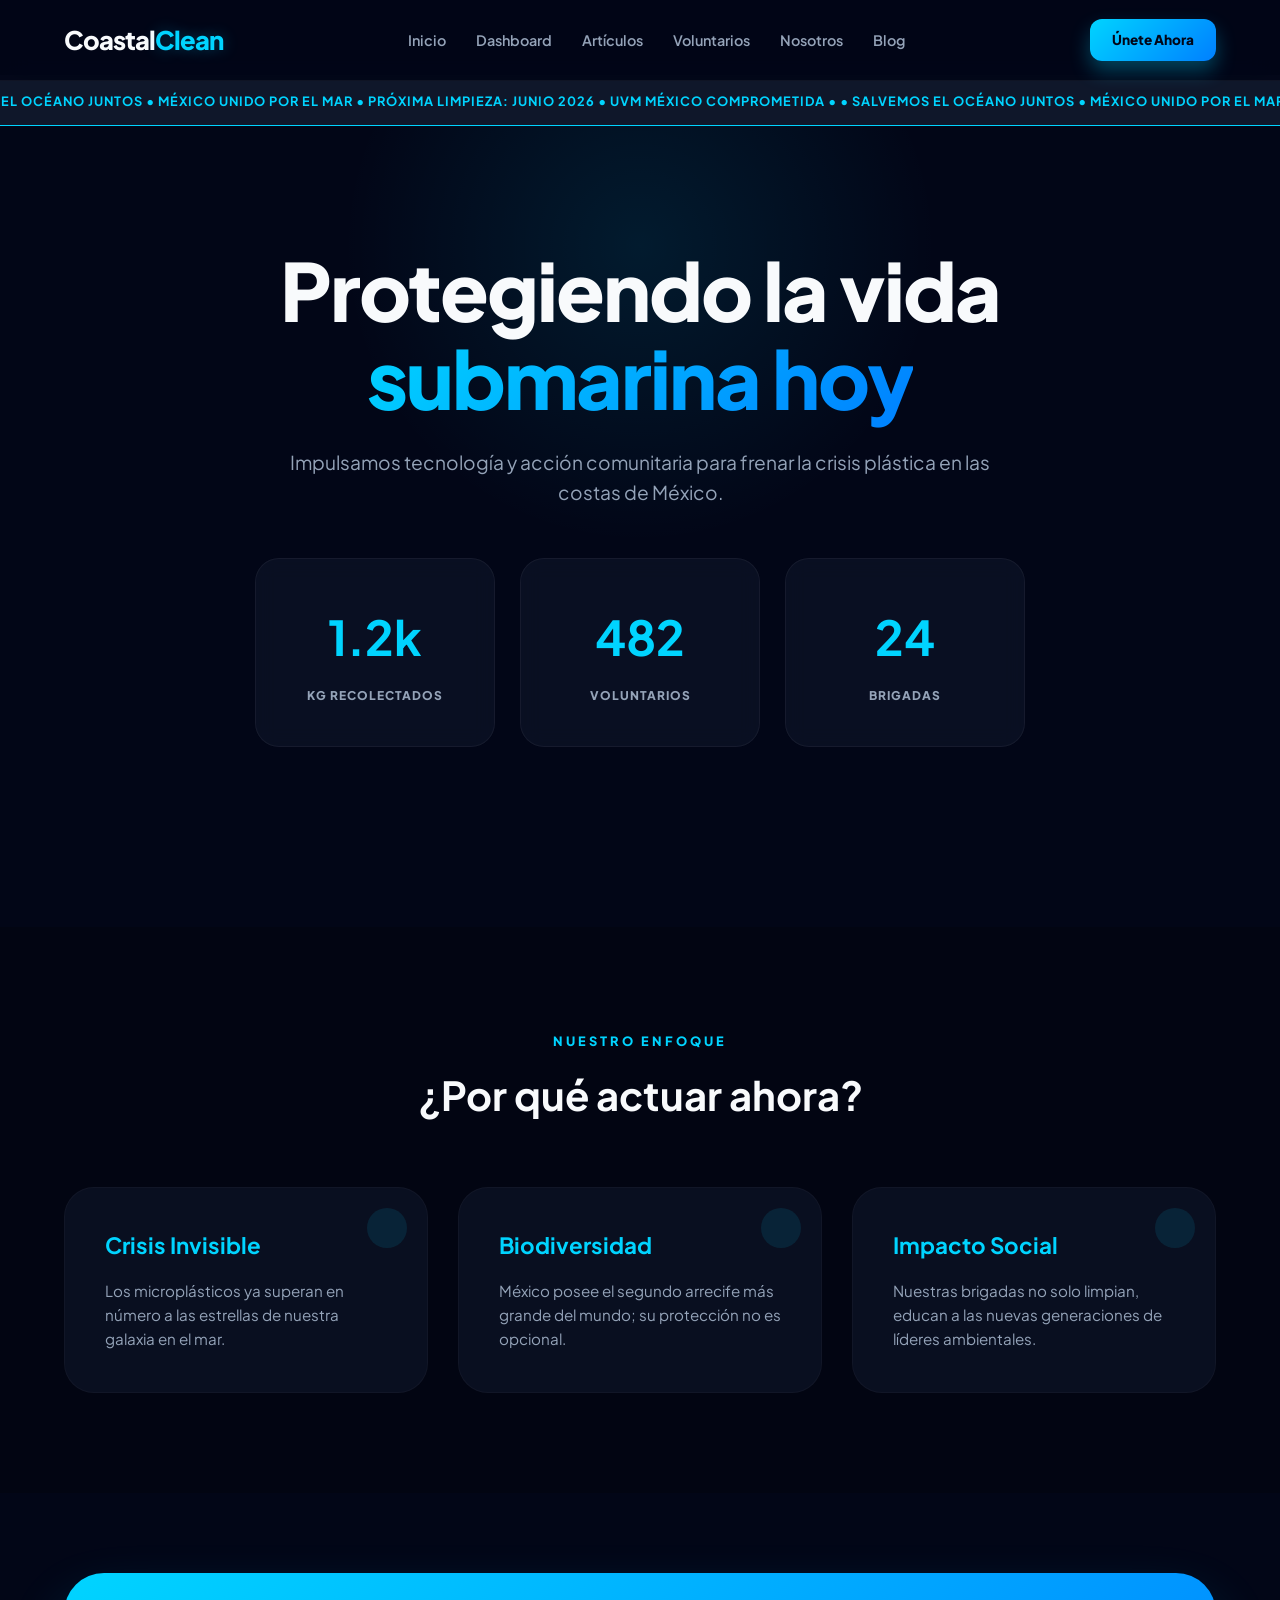
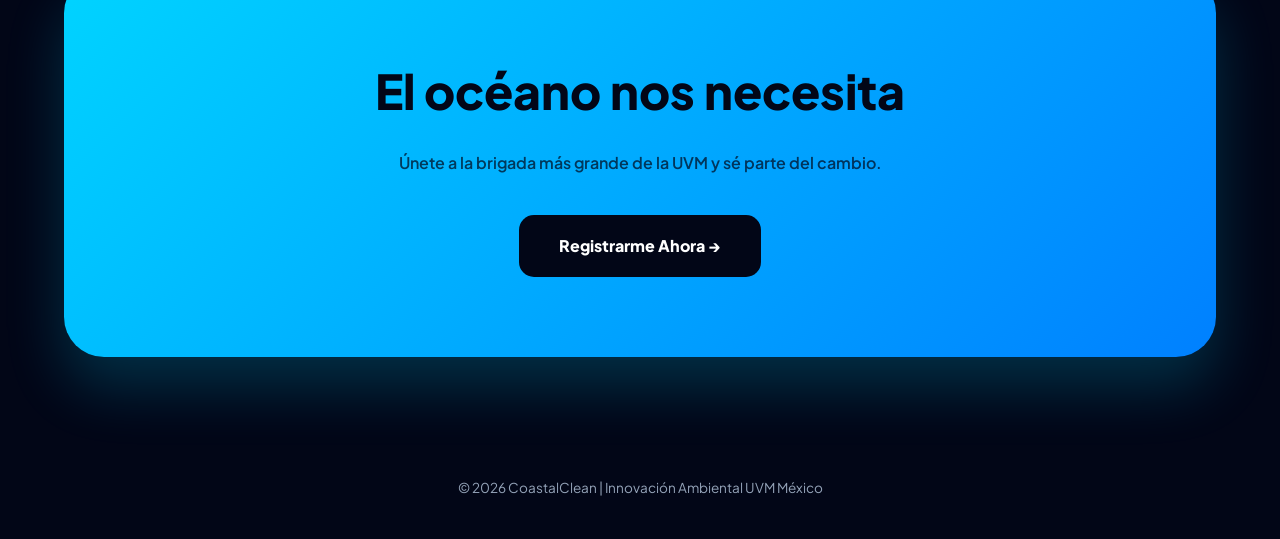
<file: index.html>
<!DOCTYPE html>
<html lang="es">
<head>
    <meta charset="UTF-8">
    <meta name="viewport" content="width=device-width, initial-scale=1.0">
    <title>CoastalClean | Innovación para el Océano</title>
    <!-- Fuentes de Google -->
    <link href="https://fonts.googleapis.com/css2?family=Plus+Jakarta+Sans:wght@300;400;600;800&display=swap" rel="stylesheet">
    
    <style>
        :root {
            --bg-deep: #020617;
            --bg-card: rgba(15, 23, 42, 0.6);
            --accent: #00d4ff;
            --accent-glow: rgba(0, 212, 255, 0.3);
            --text-main: #f8fafc;
            --text-dim: #94a3b8;
            --gradient: linear-gradient(135deg, #00d4ff 0%, #0080ff 100%);
        }

        * { margin: 0; padding: 0; box-sizing: border-box; }

        body {
            background-color: var(--bg-deep);
            color: var(--text-main);
            font-family: 'Plus Jakarta Sans', sans-serif;
            line-height: 1.6;
            overflow-x: hidden;
        }

        /* --- NAVEGACIÓN --- */
        header {
            position: fixed;
            top: 0; width: 100%; z-index: 1000;
            background: rgba(2, 6, 23, 0.8);
            backdrop-filter: blur(15px);
            border-bottom: 1px solid rgba(255,255,255,0.05);
        }

        nav {
            display: flex; justify-content: space-between; align-items: center;
            padding: 1.2rem 5%; max-width: 1400px; margin: 0 auto;
        }

        .logo { font-size: 1.6rem; font-weight: 800; letter-spacing: -1px; }
        .logo span { color: var(--accent); text-shadow: 0 0 15px var(--accent-glow); }

        .nav-links { display: flex; list-style: none; gap: 30px; }
        .nav-links a { 
            color: var(--text-dim); text-decoration: none; 
            font-size: 0.9rem; font-weight: 600; transition: 0.3s;
        }
        .nav-links a:hover { color: var(--accent); }
        .nav-links a.active { color: var(--accent); }

        .btn-top {
            background: var(--gradient); color: var(--bg-deep);
            padding: 10px 22px; border-radius: 12px;
            text-decoration: none; font-weight: 800; font-size: 0.85rem;
            box-shadow: 0 10px 20px var(--accent-glow); transition: 0.3s;
        }
        .btn-top:hover { transform: translateY(-2px); box-shadow: 0 15px 25px var(--accent-glow); }

        /* --- MARQUEE MODERNO --- */
        .marquee-box {
            background: #0f172a; padding: 12px 0; margin-top: 75px;
            border-bottom: 1px solid var(--accent); overflow: hidden;
        }
        #marquee-wrap { white-space: nowrap; display: inline-block; color: var(--accent); font-weight: 700; font-size: 0.8rem; text-transform: uppercase; letter-spacing: 1px; }

        /* --- HERO SECTION --- */
        .hero {
            padding: 120px 5% 80px; text-align: center;
            position: relative; overflow: hidden;
        }

        .hero::before {
            content: ""; position: absolute; top: 0; left: 50%;
            width: 600px; height: 600px; background: radial-gradient(circle, rgba(0,212,255,0.1) 0%, transparent 70%);
            transform: translate(-50%, -30%); z-index: -1;
        }

        .hero h1 { 
            font-size: clamp(2.5rem, 8vw, 5rem); font-weight: 800; 
            line-height: 1.1; letter-spacing: -2px; margin-bottom: 25px;
        }
        .hero h1 span {
            background: var(--gradient); -webkit-background-clip: text; -webkit-text-fill-color: transparent;
        }

        .hero p { color: var(--text-dim); font-size: 1.2rem; max-width: 700px; margin: 0 auto 50px; }

        /* --- STATS CARDS --- */
        .stats-container {
            display: flex; justify-content: center; gap: 25px; flex-wrap: wrap; margin-bottom: 100px;
        }

        .stat-card {
            background: var(--bg-card); border: 1px solid rgba(255,255,255,0.05);
            padding: 40px; border-radius: 24px; min-width: 240px;
            transition: 0.4s cubic-bezier(0.175, 0.885, 0.32, 1.275);
            backdrop-filter: blur(10px);
        }

        .stat-card:hover { border-color: var(--accent); transform: translateY(-10px); background: rgba(0,212,255,0.03); }
        .stat-card strong { display: block; font-size: 3rem; color: var(--accent); margin-bottom: 5px; }
        .stat-card span { color: var(--text-dim); text-transform: uppercase; font-size: 0.75rem; font-weight: 800; letter-spacing: 1px; }

        /* --- SECCIÓN PROBLEMA --- */
        .problem { padding: 100px 5%; background: rgba(0,0,0,0.2); }
        .section-header { text-align: center; margin-bottom: 60px; }
        .section-header span { color: var(--accent); font-weight: 800; letter-spacing: 3px; font-size: 0.8rem; }
        .section-header h2 { font-size: 2.5rem; margin-top: 10px; }

        .problem-grid {
            display: grid; grid-template-columns: repeat(auto-fit, minmax(280px, 1fr));
            gap: 30px; max-width: 1200px; margin: 0 auto;
        }

        .p-card {
            background: var(--bg-card); padding: 40px; border-radius: 30px;
            border: 1px solid rgba(255,255,255,0.03); position: relative;
        }
        .p-card::after {
            content: ""; position: absolute; top: 20px; right: 20px;
            width: 40px; height: 40px; background: var(--accent); opacity: 0.1; border-radius: 50%;
        }
        .p-card h3 { color: var(--accent); margin-bottom: 15px; font-size: 1.4rem; }
        .p-card p { color: var(--text-dim); font-size: 0.95rem; }

        /* --- CALL TO ACTION --- */
        .cta-section { padding: 80px 5%; }
        .cta-box {
            background: var(--gradient); border-radius: 40px;
            padding: 80px 40px; text-align: center; position: relative; overflow: hidden;
            box-shadow: 0 30px 60px rgba(0,212,255,0.2);
        }
        .cta-box h2 { color: var(--bg-deep); font-size: 3rem; font-weight: 800; margin-bottom: 20px; }
        .cta-box p { color: rgba(2, 6, 23, 0.7); font-weight: 600; margin-bottom: 40px; }
        
        .btn-dark {
            background: var(--bg-deep); color: white;
            padding: 18px 40px; border-radius: 15px;
            text-decoration: none; font-weight: 800; transition: 0.3s;
            display: inline-block;
        }
        .btn-dark:hover { transform: scale(1.05); background: #000; }

        footer { padding: 40px; text-align: center; color: var(--text-dim); font-size: 0.85rem; }

        /* ANIMACIONES */
        [data-reveal] { opacity: 0; transform: translateY(30px); transition: 0.8s ease-out; }
        [data-reveal].active { opacity: 1; transform: translateY(0); }
    </style>
</head>
<body>

    <header>
        <nav>
            <div class="logo">Coastal<span>Clean</span></div>  
            <ul class="nav-links">
                <li><a href="index.html">Inicio</a></li>
                <li><a href="dashboard.html">Dashboard</a></li>
                <li><a href="articulos.html">Artículos</a></li>
                <li><a href="registro.html">Voluntarios</a></li>
                <li><a href="nosotros.html">Nosotros</a></li>
                <li><a href="blog.html">Blog</a></li>
            </ul>
            <a href="registro.html" class="btn-top">Únete Ahora</a>
        </nav>
    </header>

    <div class="marquee-box">
        <div id="marquee-wrap">
            • SALVEMOS EL OCÉANO JUNTOS • MÉXICO UNIDO POR EL MAR • PRÓXIMA LIMPIEZA: JUNIO 2026 • UVM MÉXICO COMPROMETIDA •
        </div>
    </div>

    <main>
        <section class="hero">
            <h1 data-reveal>Protegiendo la vida <br><span>submarina hoy</span></h1>
            <p data-reveal>Impulsamos tecnología y acción comunitaria para frenar la crisis plástica en las costas de México.</p>
            
            <div class="stats-container" data-reveal>
                <div class="stat-card">
                    <strong>1.2k</strong>
                    <span>Kg Recolectados</span>
                </div>
                <div class="stat-card">
                    <strong>482</strong>
                    <span>Voluntarios</span>
                </div>
                <div class="stat-card">
                    <strong>24</strong>
                    <span>Brigadas</span>
                </div>
            </div>
        </section>

        <section class="problem">
            <div class="section-header" data-reveal>
                <span>NUESTRO ENFOQUE</span>
                <h2>¿Por qué actuar ahora?</h2>
            </div>
            
            <div class="problem-grid">
                <div class="p-card" data-reveal>
                    <h3>Crisis Invisible</h3>
                    <p>Los microplásticos ya superan en número a las estrellas de nuestra galaxia en el mar.</p>
                </div>
                <div class="p-card" data-reveal>
                    <h3>Biodiversidad</h3>
                    <p>México posee el segundo arrecife más grande del mundo; su protección no es opcional.</p>
                </div>
                <div class="p-card" data-reveal>
                    <h3>Impacto Social</h3>
                    <p>Nuestras brigadas no solo limpian, educan a las nuevas generaciones de líderes ambientales.</p>
                </div>
            </div>
        </section>

        <section class="cta-section" data-reveal>
            <div class="cta-box">
                <h2>El océano nos necesita</h2>
                <p>Únete a la brigada más grande de la UVM y sé parte del cambio.</p>
                <a href="registro.html" class="btn-dark">Registrarme Ahora →</a>
            </div>
        </section>
    </main>

    <footer>
        <p>&copy; 2026 CoastalClean | Innovación Ambiental UVM México</p>
    </footer>

    <script>
        // Lógica del Marquee
        const mq = document.getElementById('marquee-wrap');
        mq.innerHTML += " " + mq.innerHTML;
        let x = 0;
        function move() {
            x -= 1.2;
            if (Math.abs(x) >= mq.scrollWidth / 2) x = 0;
            mq.style.transform = `translateX(${x}px)`;
            requestAnimationFrame(move);
        }
        move();

        // Lógica de Revelado al Scroll
        const observer = new IntersectionObserver((entries) => {
            entries.forEach(entry => {
                if (entry.isIntersecting) entry.target.classList.add('active');
            });
        }, { threshold: 0.1 });

        document.querySelectorAll('[data-reveal]').forEach(el => observer.observe(el));
    </script>
</body>
</html>
</file>
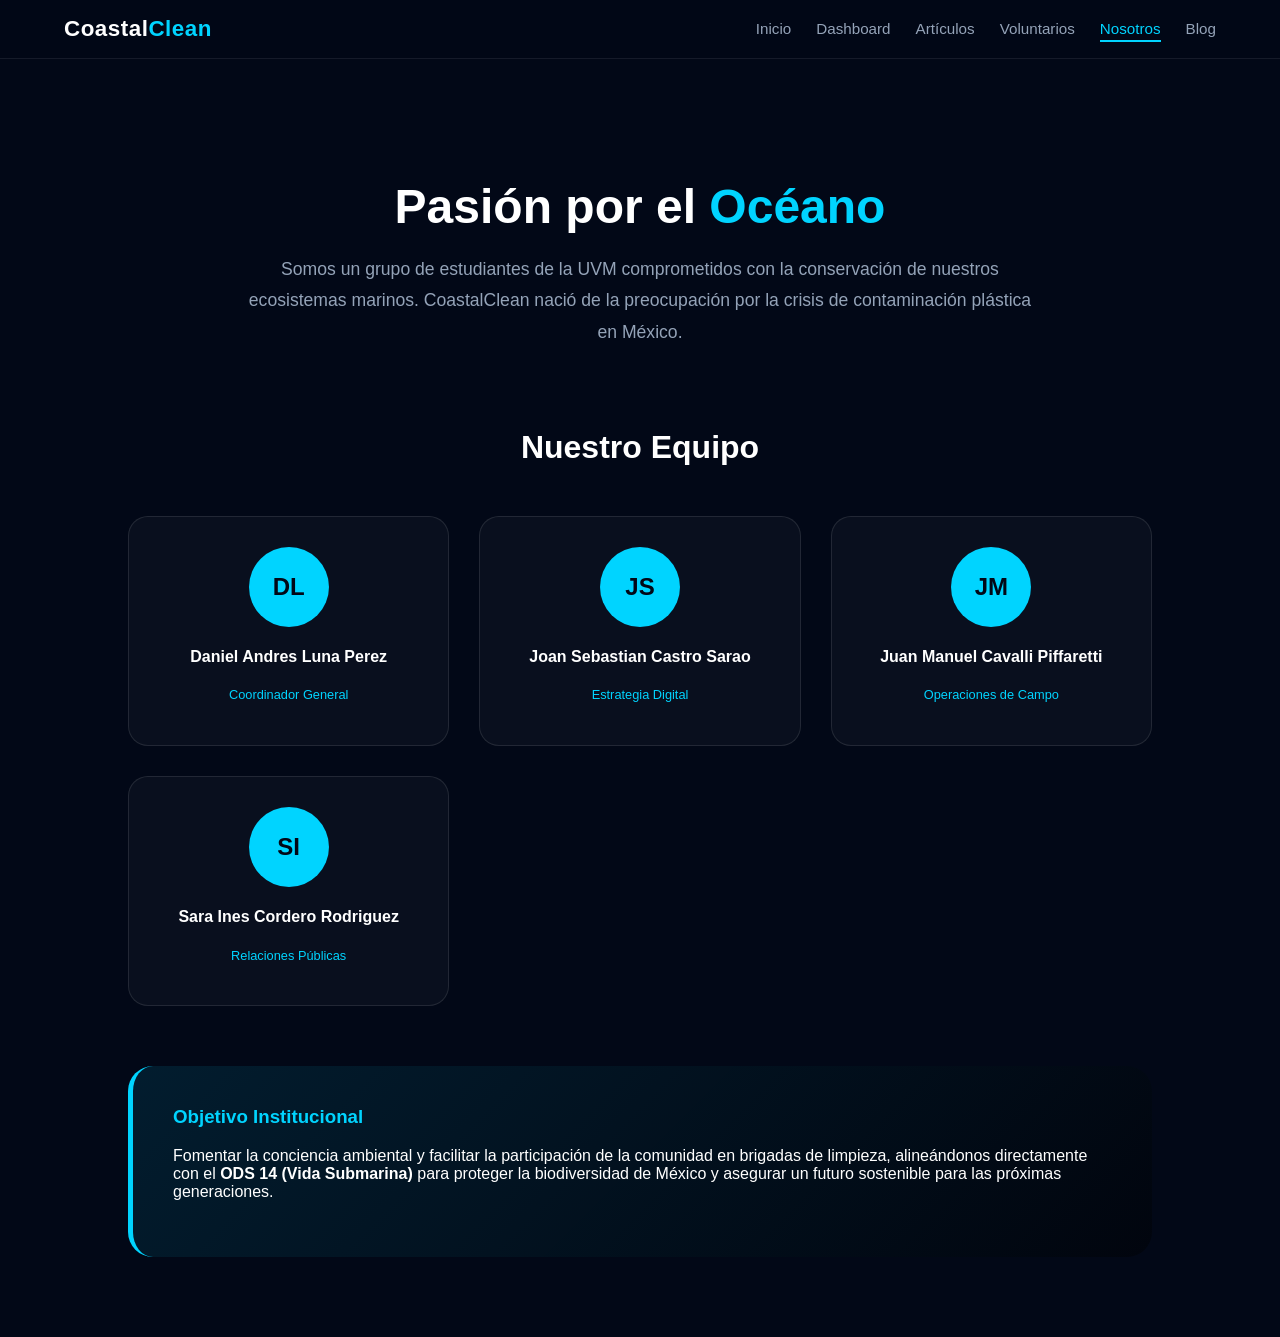
<file: nosotros.html>
<!DOCTYPE html>
<html lang="es">
<head>
    <meta charset="UTF-8">
    <title>CoastalClean - Quiénes Somos</title>
    <style>
        :root { --bg: #020817; --accent: #00d4ff; }
        body { background: var(--bg); color: white; font-family: 'Inter', sans-serif; margin: 0; }
        
        /* --- Cambios en la interfaz de navegación --- */
        header { 
            background: rgba(2, 8, 23, 0.85); 
            backdrop-filter: blur(10px); /* Efecto difuminado moderno */
            padding: 1rem 5%; 
            display: flex; 
            justify-content: space-between; 
            align-items: center; 
            border-bottom: 1px solid rgba(255,255,255,0.08); 
            position: sticky;
            top: 0;
            z-index: 100;
        }
        .logo { font-size: 1.4rem; font-weight: bold; letter-spacing: 0.5px; }
        .logo span { color: var(--accent); }
        
        .nav-links { 
            display: flex; 
            gap: 25px; 
            list-style: none; 
            margin: 0; 
            padding: 0; 
        }
        .nav-links a { 
            color: #94a3b8; 
            text-decoration: none; 
            font-size: 0.95rem; 
            font-weight: 500;
            transition: color 0.3s ease, transform 0.3s ease;
            position: relative;
            padding: 5px 0;
        }
        /* Efecto de línea inferior al pasar el cursor */
        .nav-links a::after {
            content: '';
            position: absolute;
            width: 100%;
            transform: scaleX(0);
            height: 2px;
            bottom: 0;
            left: 0;
            background-color: var(--accent);
            transform-origin: bottom right;
            transition: transform 0.25s ease-out;
        }
        .nav-links a:hover::after, .nav-links a.active::after {
            transform: scaleX(1);
            transform-origin: bottom left;
        }
        .nav-links a:hover { color: white; }
        .nav-links a.active { color: var(--accent); }
        /* -------------------------------------------- */

        .container { padding: 80px 10%; max-width: 1200px; margin: 0 auto; }
        
        .hero-nosotros { text-align: center; margin-bottom: 80px; }
        .hero-nosotros h1 { font-size: 3rem; margin-bottom: 20px; }
        .hero-nosotros p { color: #94a3b8; font-size: 1.1rem; max-width: 800px; margin: 0 auto; line-height: 1.8; }
        
        .team-grid { display: grid; grid-template-columns: repeat(auto-fit, minmax(250px, 1fr)); gap: 30px; margin: 50px 0; }
        .member-card { background: rgba(255,255,255,0.03); border: 1px solid rgba(255,255,255,0.1); padding: 30px; border-radius: 20px; text-align: center; transition: 0.3s; }
        .member-card:hover { border-color: var(--accent); background: rgba(0,212,255,0.05); }
        .avatar { width: 80px; height: 80px; background: var(--accent); border-radius: 50%; margin: 0 auto 15px; display: flex; align-items: center; justify-content: center; font-weight: bold; color: #020817; font-size: 1.5rem; }
        
        .ods-box { background: linear-gradient(135deg, rgba(0,212,255,0.1), rgba(0,0,0,0.4)); padding: 40px; border-radius: 25px; border-left: 5px solid var(--accent); margin-top: 60px; }
        .ods-box h3 { color: var(--accent); margin-top: 0; }
    </style>
</head>
<body>
    <header>
        <div class="logo">Coastal<span>Clean</span></div>
        <nav>
            <ul class="nav-links">
                <li><a href="index.html">Inicio</a></li>
                <li><a href="dashboard.html">Dashboard</a></li>
                <li><a href="articulos.html">Artículos</a></li>
                <li><a href="registro.html">Voluntarios</a></li>
                <li><a href="nosotros.html" class="active">Nosotros</a></li>
                <li><a href="blog.html">Blog</a></li>
            </ul>
        </nav>
    </header>
    
    <main class="container">
        <section class="hero-nosotros">
            <h1>Pasión por el <span style="color:var(--accent)">Océano</span></h1>
            <p>Somos un grupo de estudiantes de la UVM comprometidos con la conservación de nuestros ecosistemas marinos. CoastalClean nació de la preocupación por la crisis de contaminación plástica en México.</p>
        </section>

        <section>
            <h2 style="text-align:center; font-size:2rem;">Nuestro Equipo</h2>
            <div class="team-grid">
                <div class="member-card"><div class="avatar">DL</div><h4>Daniel Andres Luna Perez</h4><p style="color:var(--accent); font-size:0.8rem;">Coordinador General</p></div>
                <div class="member-card"><div class="avatar">JS</div><h4>Joan Sebastian Castro Sarao</h4><p style="color:var(--accent); font-size:0.8rem;">Estrategia Digital</p></div>
                <div class="member-card"><div class="avatar">JM</div><h4>Juan Manuel Cavalli Piffaretti</h4><p style="color:var(--accent); font-size:0.8rem;">Operaciones de Campo</p></div>
                <div class="member-card"><div class="avatar">SI</div><h4>Sara Ines Cordero Rodriguez</h4><p style="color:var(--accent); font-size:0.8rem;">Relaciones Públicas</p></div>
            </div>
        </section>

        <div class="ods-box">
            <h3>Objetivo Institucional</h3>
            <p>Fomentar la conciencia ambiental y facilitar la participación de la comunidad en brigadas de limpieza, alineándonos directamente con el <strong>ODS 14 (Vida Submarina)</strong> para proteger la biodiversidad de México y asegurar un futuro sostenible para las próximas generaciones.</p>
        </div>
    </main>
</body>
</html>
</file>
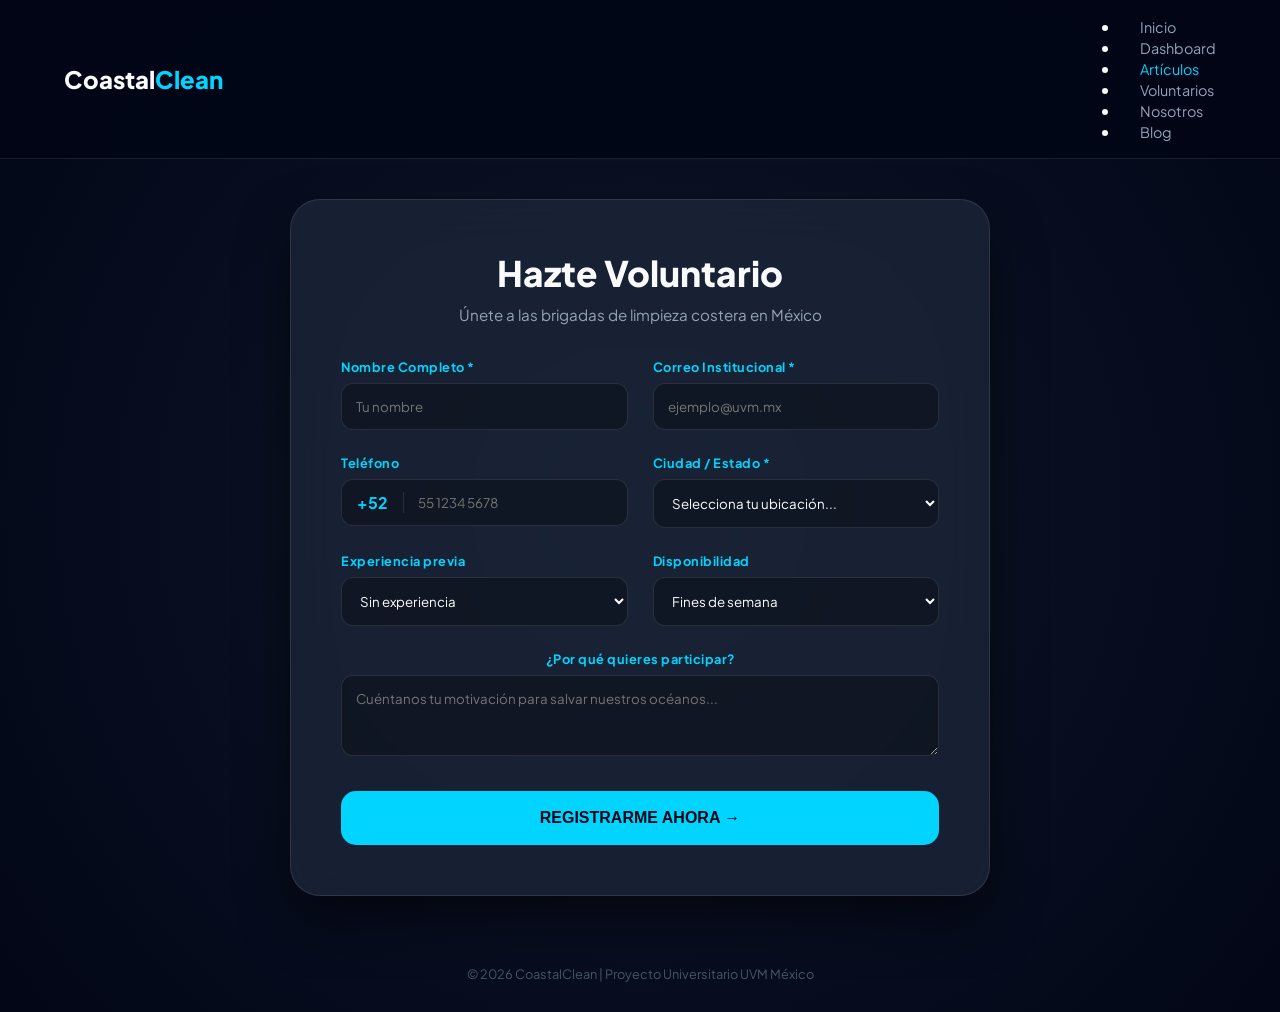
<file: registro.html>
<!DOCTYPE html>
<html lang="es">
<head>
    <meta charset="UTF-8">
    <meta name="viewport" content="width=device-width, initial-scale=1.0">
    <title>CoastalClean - Registro de Voluntarios México</title>
    <!-- Fuente Premium -->
    <link href="https://fonts.googleapis.com/css2?family=Plus+Jakarta+Sans:wght@300;400;600;800&display=swap" rel="stylesheet">
    
    <style>
        :root {
            --bg: #020617;
            --accent: #00d4ff;
            --glass: rgba(30, 41, 59, 0.7);
            --border: rgba(255, 255, 255, 0.1);
            --text: #f8fafc;
        }

        * { margin: 0; padding: 0; box-sizing: border-box; }
        
        body { 
            background: radial-gradient(circle at center, #0f172a, var(--bg)); 
            color: var(--text); 
            font-family: 'Plus Jakarta Sans', sans-serif; 
            display: flex; 
            flex-direction: column;
            min-height: 100vh; 
        }

        /* --- NAVEGACIÓN --- */
        header { 
            background: rgba(2, 6, 23, 0.9); 
            backdrop-filter: blur(10px); 
            padding: 1rem 5%; 
            border-bottom: 1px solid var(--border);
        }
        nav { 
            display: flex; 
            justify-content: space-between; 
            align-items: center; 
            max-width: 1400px; 
            margin: 0 auto; 
            width: 100%;
        }
        .logo { font-size: 1.5rem; font-weight: 800; }
        .logo span { color: var(--accent); }
        .nav-links a { 
            color: #94a3b8; 
            text-decoration: none; 
            font-size: 0.9rem; 
            margin-left: 20px;
        }

        /* --- CONTENEDOR DEL FORMULARIO --- */
        .main-content {
            flex-grow: 1;
            display: flex;
            justify-content: center;
            align-items: center;
            padding: 40px 20px;
        }

        .form-container { 
            background: var(--glass); 
            backdrop-filter: blur(25px); 
            border: 1px solid var(--border); 
            padding: 50px; 
            border-radius: 30px; 
            width: 100%; 
            max-width: 700px; 
            box-shadow: 0 25px 50px rgba(0,0,0,0.5); 
            text-align: center;
        }
        
        h2 { font-size: 2.2rem; margin-bottom: 10px; font-weight: 800; }
        p.subtitle { color: #94a3b8; margin-bottom: 35px; font-size: 0.95rem; }
        
        .form-grid { 
            display: grid; 
            grid-template-columns: repeat(auto-fit, minmax(280px, 1fr)); 
            gap: 25px; 
            margin-bottom: 25px; 
            text-align: left;
        }

        .input-group { display: flex; flex-direction: column; gap: 8px; }
        label { font-size: 0.8rem; font-weight: 700; color: var(--accent); letter-spacing: 0.5px; }
        
        input, select, textarea { 
            background: rgba(0,0,0,0.3); 
            border: 1px solid var(--border); 
            padding: 14px; 
            border-radius: 12px; 
            color: white; 
            font-family: inherit; 
            transition: 0.3s; 
            width: 100%;
        }

        input:focus, select:focus { 
            border-color: var(--accent); 
            box-shadow: 0 0 15px rgba(0,212,255,0.2); 
            outline: none; 
        }

        /* --- ESTILO PARA EL SELECT (SCROLLABLE) --- */
        select option {
            background: #0f172a; /* Fondo oscuro para las ciudades */
            color: white;
        }

        .phone-box { 
            display: flex; 
            align-items: center; 
            background: rgba(0,0,0,0.3); 
            border: 1px solid var(--border); 
            border-radius: 12px; 
            overflow: hidden;
        }
        .phone-box span { 
            padding: 0 15px; 
            color: var(--accent); 
            font-weight: bold; 
            border-right: 1px solid var(--border); 
        }
        .phone-box input { border: none; background: transparent; }
        
        .btn-reg { 
            background: var(--accent); 
            color: #020617; 
            border: none; 
            padding: 18px; 
            border-radius: 15px; 
            font-weight: 800; 
            font-size: 1rem; 
            cursor: pointer; 
            transition: 0.4s; 
            width: 100%; 
            margin-top: 10px;
            text-transform: uppercase;
        }
        .btn-reg:hover { 
            transform: translateY(-3px); 
            box-shadow: 0 15px 30px rgba(0,212,255,0.4); 
            background: #fff; 
        }

        footer { padding: 30px; text-align: center; color: #475569; font-size: 0.8rem; }
    </style>
</head>
<body>

    <header>
<nav>
        <div class="logo">Coastal<span>Clean</span></div>
        <ul class="nav-links">
            <li><a href="index.html">Inicio</a></li>
            <li><a href="dashboard.html">Dashboard</a></li>
            <li><a href="articulos.html" style="color:var(--accent)">Artículos</a></li>
            <li><a href="registro.html">Voluntarios</a></li>
            <li><a href="nosotros.html">Nosotros</a></li>
            <li><a href="blog.html">Blog</a></li>
        </ul>
    </nav>
    </header>

    <main class="main-content">
        <div class="form-container">
            <h2>Hazte Voluntario</h2>
            <p class="subtitle">Únete a las brigadas de limpieza costera en México</p>
            
            <form onsubmit="alert('¡Registro exitoso, Pedro! Nos vemos en la próxima brigada.'); return false;">
                <div class="form-grid">
                    <div class="input-group">
                        <label>Nombre Completo *</label>
                        <input type="text" placeholder="Tu nombre" required>
                    </div>
                    <div class="input-group">
                        <label>Correo Institucional *</label>
                        <input type="email" placeholder="ejemplo@uvm.mx" required>
                    </div>
                    <div class="input-group">
                        <label>Teléfono</label>
                        <div class="phone-box">
                            <span>+52</span>
                            <input type="tel" placeholder="55 1234 5678" required>
                        </div>
                    </div>
                    <div class="input-group">
                        <label>Ciudad / Estado *</label>
                        <select required>
                            <option value="" disabled selected>Selecciona tu ubicación...</option>
                            <option>Aguascalientes</option>
                            <option>Baja California</option>
                            <option>Baja California Sur</option>
                            <option>Campeche</option>
                            <option>Chiapas</option>
                            <option>Chihuahua</option>
                            <option>Ciudad de México</option>
                            <option>Coahuila</option>
                            <option>Colima</option>
                            <option>Durango</option>
                            <option>Estado de México</option>
                            <option>Guanajuato</option>
                            <option>Guerrero</option>
                            <option>Hidalgo</option>
                            <option>Jalisco</option>
                            <option>Michoacán</option>
                            <option>Morelos</option>
                            <option>Nayarit</option>
                            <option>Nuevo León</option>
                            <option>Oaxaca</option>
                            <option>Puebla</option>
                            <option>Querétaro</option>
                            <option>Quintana Roo</option>
                            <option>San Luis Potosí</option>
                            <option>Sinaloa</option>
                            <option>Sonora</option>
                            <option>Tabasco</option>
                            <option>Tamaulipas</option>
                            <option>Tlaxcala</option>
                            <option>Veracruz</option>
                            <option>Yucatán</option>
                            <option>Zacatecas</option>
                        </select>
                    </div>
                </div>

                <div class="form-grid">
                    <div class="input-group">
                        <label>Experiencia previa</label>
                        <select>
                            <option>Sin experiencia</option>
                            <option>He participado en brigadas</option>
                            <option>Líder de grupo ambiental</option>
                        </select>
                    </div>
                    <div class="input-group">
                        <label>Disponibilidad</label>
                        <select>
                            <option>Fines de semana</option>
                            <option>Entre semana (Tardes)</option>
                            <option>Solo eventos especiales</option>
                        </select>
                    </div>
                </div>

                <div class="input-group" style="margin-bottom: 25px;">
                    <label>¿Por qué quieres participar?</label>
                    <textarea rows="3" placeholder="Cuéntanos tu motivación para salvar nuestros océanos..."></textarea>
                </div>

                <button type="submit" class="btn-reg">Registrarme Ahora →</button>
            </form>
        </div>
    </main>

    <footer>
        <p>&copy; 2026 CoastalClean | Proyecto Universitario UVM México</p>
    </footer>

</body>
</html>

</body>
</html>
</file>
